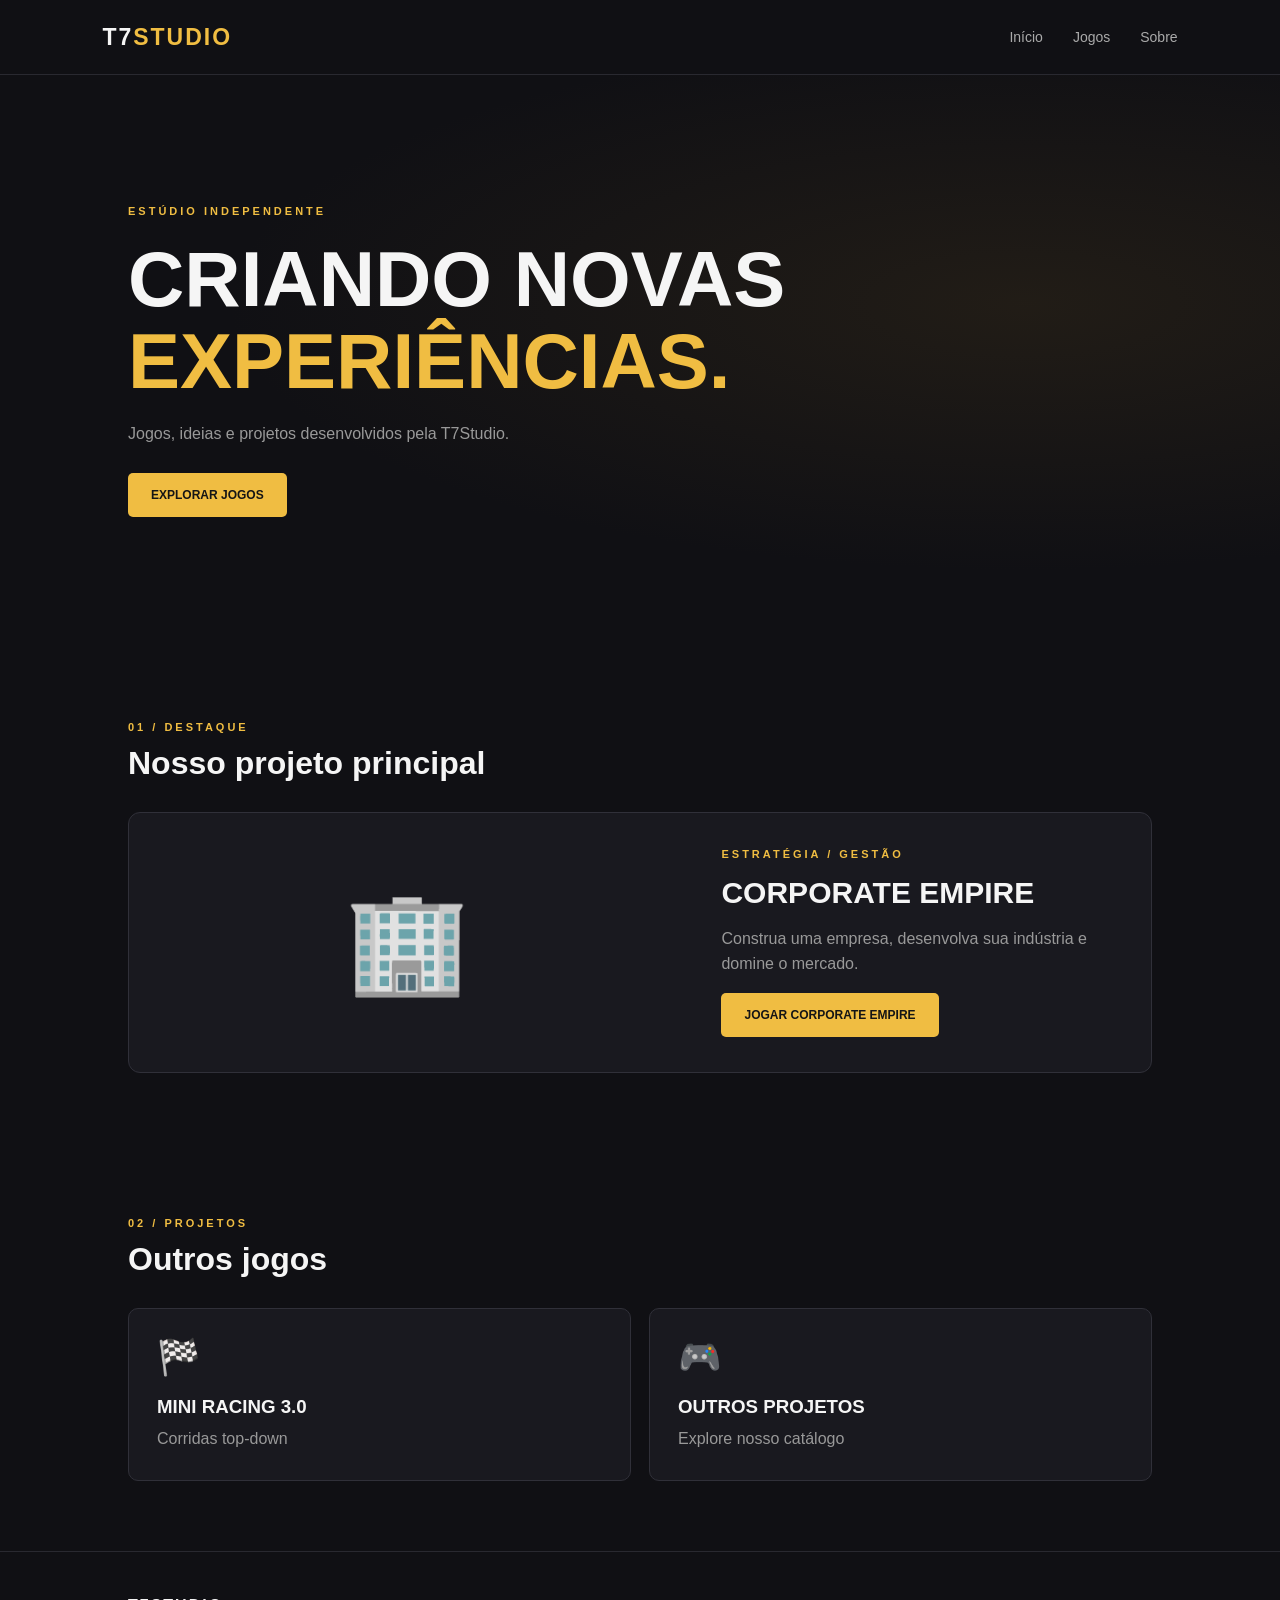
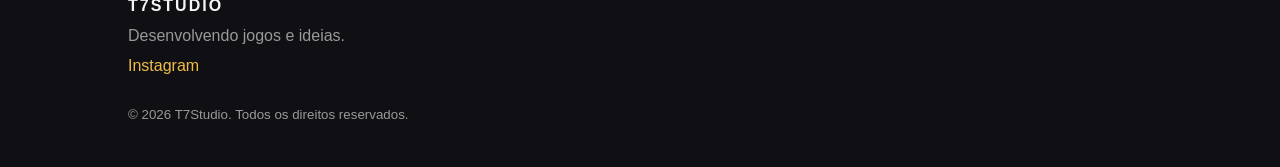
<file: index.html>
<!DOCTYPE html>
<html lang="pt-BR">
<head>
  <meta charset="UTF-8">
  <meta name="viewport" content="width=device-width, initial-scale=1.0">
  <meta name="theme-color" content="#101014">
  <link rel="stylesheet" href="./css/style.css">
  <title>T7Studio | Games</title>
</head>
<body>

  <header class="navbar">
    <a href="index.html" class="logo">T7<span>STUDIO</span></a>

    <nav>
      <a href="index.html">Início</a>
      <a href="pages/jogos.html">Jogos</a>
      <a href="pages/sobre.html">Sobre</a>
    </nav>
  </header>

  <main>
    <section class="hero">
      <span class="tag">ESTÚDIO INDEPENDENTE</span>

      <h1>
        CRIANDO NOVAS<br>
        <span>EXPERIÊNCIAS.</span>
      </h1>

      <p>Jogos, ideias e projetos desenvolvidos pela T7Studio.</p>

      <a href="pages/jogos.html" class="button">
        EXPLORAR JOGOS
      </a>
    </section>

    <section class="featured">
      <div class="section-heading">
        <span>01 / DESTAQUE</span>
        <h2>Nosso projeto principal</h2>
      </div>

      <article class="game-card">
        <div class="game-art">
          <span>🏢</span>
        </div>

        <div class="game-info">
          <span class="tag">ESTRATÉGIA / GESTÃO</span>
          <h2>CORPORATE EMPIRE</h2>
          <p>Construa uma empresa, desenvolva sua indústria e domine o mercado.</p>

          <a href="games/corporate-empire/index.html" class="button">
              JOGAR CORPORATE EMPIRE
            </a>
        </div>
      </article>
    </section>

    <section class="other-games">
      <div class="section-heading">
        <span>02 / PROJETOS</span>
        <h2>Outros jogos</h2>
      </div>

      <div class="game-grid">
        <a href="pages/mini-racing.html" class="small-card">
          <span>🏁</span>
          <h3>MINI RACING 3.0</h3>
          <p>Corridas top-down</p>
        </a>

        <a href="pages/jogos.html" class="small-card">
          <span>🎮</span>
          <h3>OUTROS PROJETOS</h3>
          <p>Explore nosso catálogo</p>
        </a>
      </div>
    </section>
  </main>

  <footer>
    <strong>T7STUDIO</strong>
    <p>Desenvolvendo jogos e ideias.</p>

    <a href="https://www.instagram.com/t7studio.ofc/" target="_blank" rel="noopener noreferrer">
      Instagram
    </a>

    <small>© 2026 T7Studio. Todos os direitos reservados.</small>
  </footer>

  <script type="module" src="./js/main.js"></script>
</body>
</html>
</file>
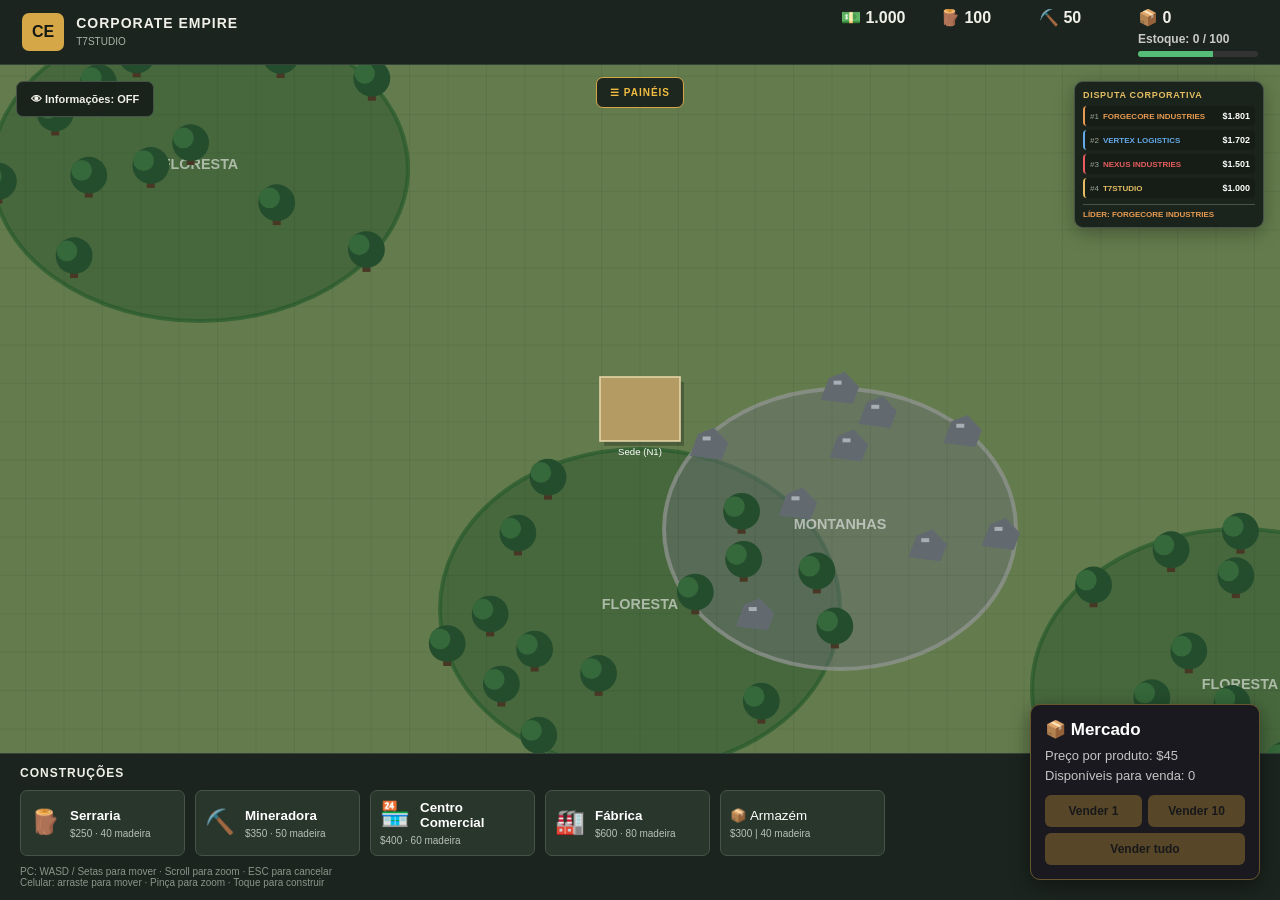
<file: games/corporate-empire/index.html>
<!DOCTYPE html>
<html lang="pt-BR">
<head>
  <meta charset="UTF-8">
  <meta name="viewport" content="width=device-width, initial-scale=1.0">
  <title>CORPORATE EMPIRE | T7Studio</title>
  <link rel="stylesheet" href="style.css">
</head>

<body>
  <header class="topbar">
    <div class="brand">
      <span class="brand-icon">CE</span>

      <div>
        <strong>CORPORATE EMPIRE</strong>
        <small>T7STUDIO</small>
      </div>
    </div>

    <div class="resources">
      <div>💵 <span id="money">1.000</span></div>
      <div>🪵 <span id="wood">100</span></div>
      <div>⛏️ <span id="ore">50</span></div>
      <div>📦 <span id="products">0</span></div>
    </div>
  </header>

  <main>
    <canvas id="gameCanvas"></canvas>

    <button id="togglePanels" class="panels-toggle">
      ☰ PAINÉIS
    </button>

    <button id="territoryToggle" class="territory-toggle">
      👁 Informações: OFF
    </button>

    <section class="competitor-panel">
      <div class="competitor-heading">
        <strong>DISPUTA CORPORATIVA</strong>
        <span>● AO VIVO</span>
      </div>

      <div class="company-card player-card">
        <div class="company-name">T7STUDIO</div>
        <div class="company-capital" id="playerCapital">$1.000</div>

        <div class="company-details">
          <span>📦 <span id="playerProducts">0</span> produtos</span>
          <span>🏭 <span id="playerFactories">0</span> fábricas</span>
        </div>

        <div class="production">
          Capacidade: <strong id="playerProduction">0/min</strong>
        </div>
      </div>

      <div class="company-card rival-card">
        <div class="company-name">NEXUS INDUSTRIES</div>
        <div class="company-capital" id="rivalCapital">$1.500</div>

        <div class="company-details">
          <span>📦 <span id="rivalProducts">0</span> produtos</span>
          <span>🏭 <span id="rivalFactories">0</span> fábricas</span>
        </div>

        <div class="production">
          Capacidade: <strong id="rivalProduction">0/min</strong>
        </div>
      </div>

      <div class="competition-footer">
        <span>LIDERANÇA POR CAPITAL</span>
        <strong id="economicLeader">NEXUS INDUSTRIES</strong>
      </div>
    </section>

    <section class="build-panel">
      <div class="panel-heading">
        <strong>CONSTRUÇÕES</strong>

        <div class="panel-actions">
          <span id="gameMessage">Escolha uma construção</span>

          <button id="cancelBuild" hidden>
            ✕ Cancelar
          </button>
        </div>
      </div>

      <div class="build-buttons">
        <button data-building="sawmill">
          <span>🪵</span>
          <strong>Serraria</strong>
          <small>$250 · 40 madeira</small>
        </button>

        <button data-building="mine">
          <span>⛏️</span>
          <strong>Mineradora</strong>
          <small>$350 · 50 madeira</small>
        </button>

        <button data-building="commercialCenter">
          <span>🏪</span>
          <strong>Centro Comercial</strong>
          <small>$400 · 60 madeira</small>
        </button>

        <button data-building="factory">
          <span>🏭</span>
          <strong>Fábrica</strong>
          <small>$600 · 80 madeira</small>
        </button>

        <button data-building="warehouse">
              📦 Armazém
            <small>$300 | 40 madeira</small>
        </button>
      </div>

      <div class="controls">
        PC: WASD / Setas para mover · Scroll para zoom · ESC para cancelar
        <br>
        Celular: arraste para mover · Pinça para zoom · Toque para construir
      </div>
    </section>
  </main>

  <script type="module" src="js/main.js"></script>
</body>
</html>
</file>
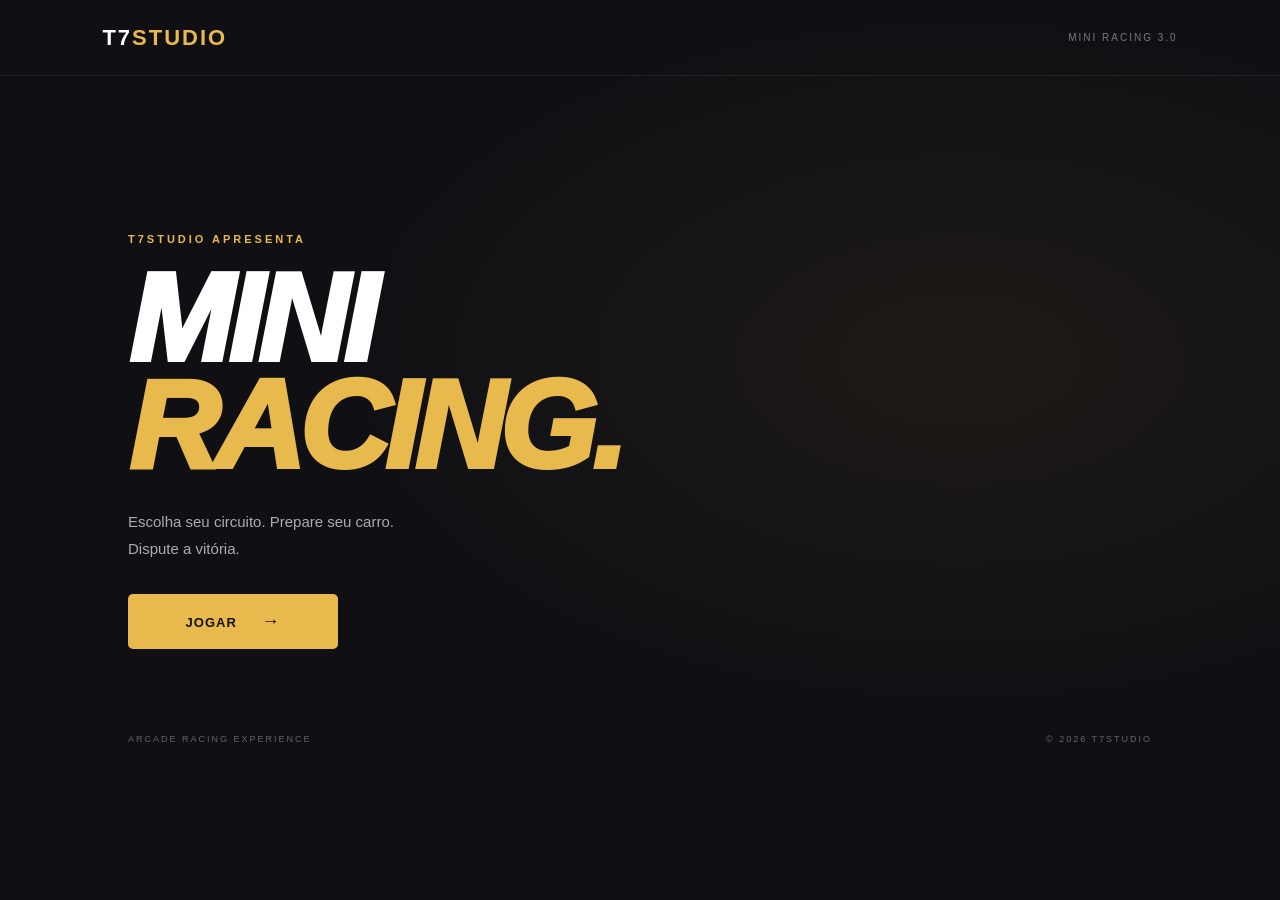
<file: games/mini-racing/index.html>
<!DOCTYPE html>
<html lang="pt-BR">
<head>
  <meta charset="UTF-8">
  <meta name="viewport" content="width=device-width, initial-scale=1.0">
  <meta name="theme-color" content="#101014">
  <title>Mini Racing 3.0 | T7Studio</title>
  <link rel="stylesheet" href="css/style.css">
</head>
<body>
  <canvas id="gameCanvas"></canvas>

  <!-- MENU PRINCIPAL -->
  <div id="menuScreen" class="menu-screen">
    <header class="menu-header">
      <a class="brand" href="#">
        T7<span>STUDIO</span>
      </a>
      <span class="menu-version">MINI RACING 3.0</span>
    </header>

    <main class="menu-content">
      <section id="homePanel" class="menu-panel">
        <div class="eyebrow">T7STUDIO APRESENTA</div>

        <h1 class="main-title">
          MINI<br>
          <span>RACING.</span>
        </h1>

        <p class="menu-description">
          Escolha seu circuito. Prepare seu carro.<br>
          Dispute a vitória.
        </p>

        <button id="playButton" class="gold-button">
          JOGAR <span>→</span>
        </button>

        <div class="menu-footer">
          <span>ARCADE RACING EXPERIENCE</span>
          <span>© 2026 T7STUDIO</span>
        </div>
      </section>

      <!-- SELEÇÃO DE CIRCUITOS -->
      <section id="tracksPanel" class="menu-panel tracks-panel hidden">
        <button id="backButton" class="back-button">
          ← VOLTAR
        </button>

        <div class="eyebrow">ESCOLHA SEU DESAFIO</div>
        <h2 class="section-title">CIRCUITOS<span>.</span></h2>

        
<div class="track-grid">

  
<!-- OVAL -->
<button class="track-card selected" data-track="oval" type="button">
  <div class="track-preview"></div>

  <div class="track-card-info">
    <div>
      <h3>OVAL CIRCUIT</h3>
      <p>Velocidade e consistência</p>
    </div>
    <span class="track-check">✓</span>
  </div>
</button>

<!-- TECHNICAL -->
<button class="track-card" data-track="technical" type="button">
  <div class="track-preview"></div>

  <div class="track-card-info">
    <div>
      <h3>TECHNICAL CIRCUIT</h3>
      <p>Curvas e precisão</p>
    </div>
    <span>DISPONÍVEL</span>
  </div>
</button>

<!-- GRAND PRIX -->
<button class="track-card" data-track="grand-prix" type="button">
  <div class="track-preview"></div>

  <div class="track-card-info">
    <div>
      <h3>GRAND PRIX CIRCUIT</h3>
      <p>Velocidade e técnica</p>
    </div>
    <span>DISPONÍVEL</span>
  </div>
</button>
</div>



<div class="race-settings">
  <div>
    <span class="eyebrow">DURAÇÃO DA CORRIDA</span>
    <h3>QUANTIDADE DE VOLTAS</h3>
  </div>

  <div class="lap-options">
    <button class="lap-option selected" data-laps="3">
      3 VOLTAS
    </button>

    <button class="lap-option" data-laps="5">
      5 VOLTAS
    </button>

    <button class="lap-option" data-laps="10">
      10 VOLTAS
    </button>
  </div>
</div>


        <div class="selected-track-info">
          <div>
            <span class="eyebrow">CIRCUITO SELECIONADO</span>
            <h3 id="selectedTrackName">OVAL CIRCUIT</h3>
            <p>3 voltas · 6 pilotos · Corrida livre</p>
          </div>

          <button id="startRaceButton" class="gold-button">
            INICIAR CORRIDA <span>→</span>
          </button>
        </div>
      </section>
    </main>
  </div>

  <!-- HUD -->
  <header class="hud">
    <div class="hud-card">
      <span class="hud-label">VOLTA</span>
      <strong id="lap">1 / 3</strong>
    </div>
    <div class="hud-card">
      <span class="hud-label">POSIÇÃO</span>
      <strong id="position">1 / 6</strong>
    </div>
    <div class="hud-card">
      <span class="hud-label">TEMPO</span>
      <strong id="timer">00:00.000</strong>
    </div>
    <div class="hud-card">
      <span class="hud-label">VELOCIDADE</span>
      <strong id="speed">0 km/h</strong>
    </div>
  </header>

 
  <!-- RESULTADO -->
  <div id="result" class="result hidden">
    <div class="result-panel">
      <div class="eyebrow">T7STUDIO · MINI RACING</div>

      <h1 id="resultTitle">CORRIDA FINALIZADA</h1>

      <div id="resultText" class="result-stats"></div>

      <div class="standings">
        <div class="standings-header">
          <span>POS.</span>
          <span>PILOTO</span>
          <span>STATUS</span>
        </div>

        <div id="resultStandings"></div>
      </div>

      <button id="restartButton">VOLTAR AO MENU</button>
    </div>
  </div>


  <!-- CONTROLES MOBILE -->
  <div class="mobile-controls">
    <div class="steering">
      <button data-control="left">◀</button>
      <button data-control="right">▶</button>
    </div>
    <div class="pedals">
      <button data-control="brake" class="brake">FREIO</button>
      <button data-control="accelerate" class="accelerate">ACELERAR</button>
    </div>
  </div>

  <script type="module" src="js/main.js"></script>
</body>
</html>
</file>
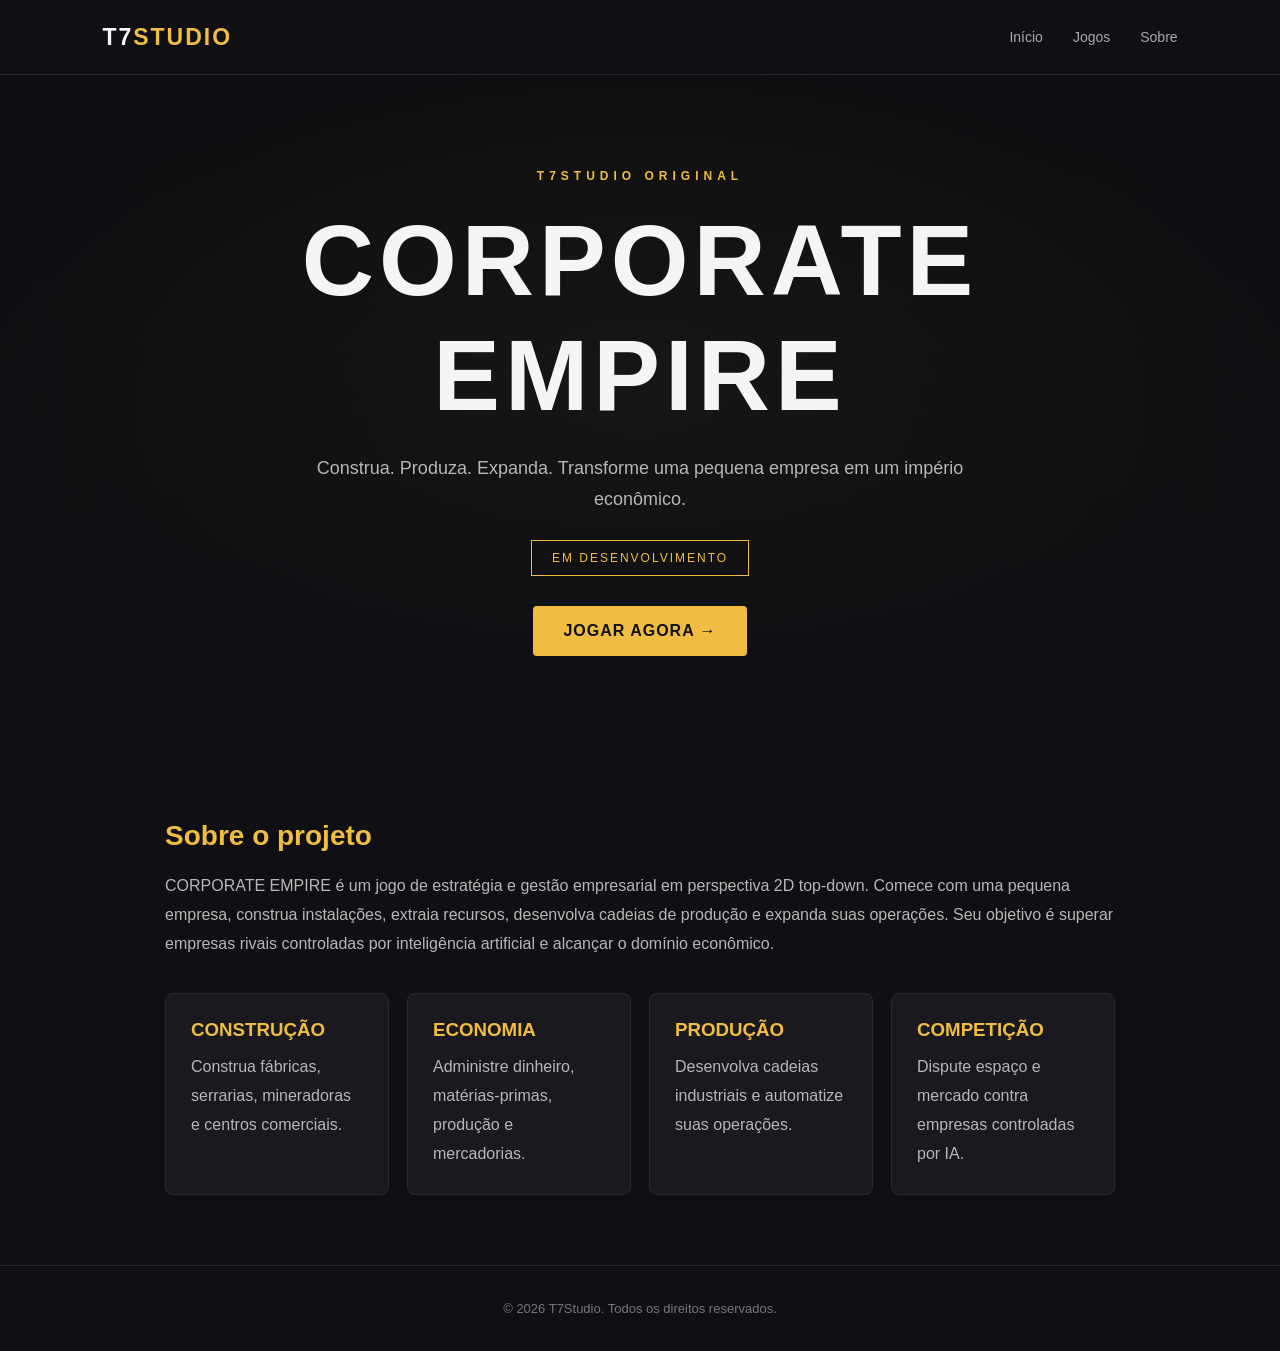
<file: pages/afterfall.html>
<!DOCTYPE html>
<html lang="pt-BR">
<head>
  <meta charset="UTF-8">
  <meta name="viewport" content="width=device-width, initial-scale=1.0">
  <meta name="theme-color" content="#101014">

  <title>CORPORATE EMPIRE | T7Studio</title>

  <link rel="stylesheet" href="../css/style.css">

  <style>
    .empire-page {
      min-height: 100vh;
      background: #101014;
      color: #f5f5f5;
    }

    .empire-hero {
      min-height: 75vh;
      display: flex;
      flex-direction: column;
      justify-content: center;
      align-items: center;
      text-align: center;
      padding: 80px 20px;
      background:
        linear-gradient(rgba(10,10,13,.55), #101014),
        radial-gradient(ellipse at center, #35301f 0%, #101014 75%);
    }

    .empire-tag {
      color: #f0bd42;
      letter-spacing: 5px;
      font-size: 12px;
      font-weight: bold;
    }

    .empire-hero h1 {
      font-size: clamp(42px, 9vw, 100px);
      letter-spacing: 5px;
      margin: 20px 0;
    }

    .empire-hero p {
      max-width: 650px;
      color: #b7b7b7;
      font-size: 18px;
      line-height: 1.7;
    }

    .empire-status {
      margin-top: 25px;
      padding: 10px 20px;
      border: 1px solid #f0bd42;
      color: #f0bd42;
      font-size: 12px;
      letter-spacing: 2px;
    }

    .empire-actions {
      display: flex;
      justify-content: center;
      flex-wrap: wrap;
      gap: 15px;
      margin-top: 30px;
    }

    .empire-play {
      background: #f0bd42;
      color: #101014;
      padding: 16px 30px;
      text-decoration: none;
      font-weight: bold;
      letter-spacing: 1px;
      border-radius: 4px;
      transition: .2s;
    }

    .empire-play:hover {
      background: #ffd66b;
      transform: translateY(-3px);
    }

    .empire-content {
      max-width: 1000px;
      margin: auto;
      padding: 70px 25px;
    }

    .empire-content h2 {
      color: #f0bd42;
      font-size: 28px;
      margin-bottom: 20px;
    }

    .empire-content p {
      color: #b7b7b7;
      line-height: 1.8;
      font-size: 16px;
    }

    .empire-features {
      display: grid;
      grid-template-columns: repeat(auto-fit, minmax(220px, 1fr));
      gap: 18px;
      margin-top: 35px;
    }

    .empire-feature {
      background: #19191f;
      border: 1px solid #292930;
      padding: 25px;
      border-radius: 8px;
    }

    .empire-feature h3 {
      color: #f0bd42;
      margin-bottom: 12px;
    }

    .empire-footer {
      text-align: center;
      padding: 35px 20px;
      border-top: 1px solid #292930;
      color: #777;
      font-size: 13px;
    }
  </style>
</head>

<body class="empire-page">

  <header class="navbar">
    <a href="../index.html" class="logo">T7<span>STUDIO</span></a>

    <nav>
      <a href="../index.html">Início</a>
      <a href="jogos.html">Jogos</a>
      <a href="sobre.html">Sobre</a>
    </nav>
  </header>

  <main>

    <section class="empire-hero">
      <span class="empire-tag">T7STUDIO ORIGINAL</span>

      <h1>CORPORATE<br>EMPIRE</h1>

      <p>
        Construa. Produza. Expanda.
        Transforme uma pequena empresa em um império econômico.
      </p>

      <div class="empire-status">
        EM DESENVOLVIMENTO
      </div>

      <div class="empire-actions">
        <a
          href="../games/corporate-empire/index.html"
          class="empire-play"
        >
          JOGAR AGORA →
        </a>
      </div>
    </section>

    <section class="empire-content">

      <h2>Sobre o projeto</h2>

      <p>
        CORPORATE EMPIRE é um jogo de estratégia e gestão empresarial
        em perspectiva 2D top-down.

        Comece com uma pequena empresa, construa instalações,
        extraia recursos, desenvolva cadeias de produção e expanda
        suas operações.

        Seu objetivo é superar empresas rivais controladas por
        inteligência artificial e alcançar o domínio econômico.
      </p>

      <div class="empire-features">

        <article class="empire-feature">
          <h3>CONSTRUÇÃO</h3>
          <p>
            Construa fábricas, serrarias, mineradoras e centros comerciais.
          </p>
        </article>

        <article class="empire-feature">
          <h3>ECONOMIA</h3>
          <p>
            Administre dinheiro, matérias-primas, produção e mercadorias.
          </p>
        </article>

        <article class="empire-feature">
          <h3>PRODUÇÃO</h3>
          <p>
            Desenvolva cadeias industriais e automatize suas operações.
          </p>
        </article>

        <article class="empire-feature">
          <h3>COMPETIÇÃO</h3>
          <p>
            Dispute espaço e mercado contra empresas controladas por IA.
          </p>
        </article>

      </div>

    </section>

  </main>

  <footer class="empire-footer">
    © 2026 T7Studio. Todos os direitos reservados.
  </footer>

</body>
</html>
</file>
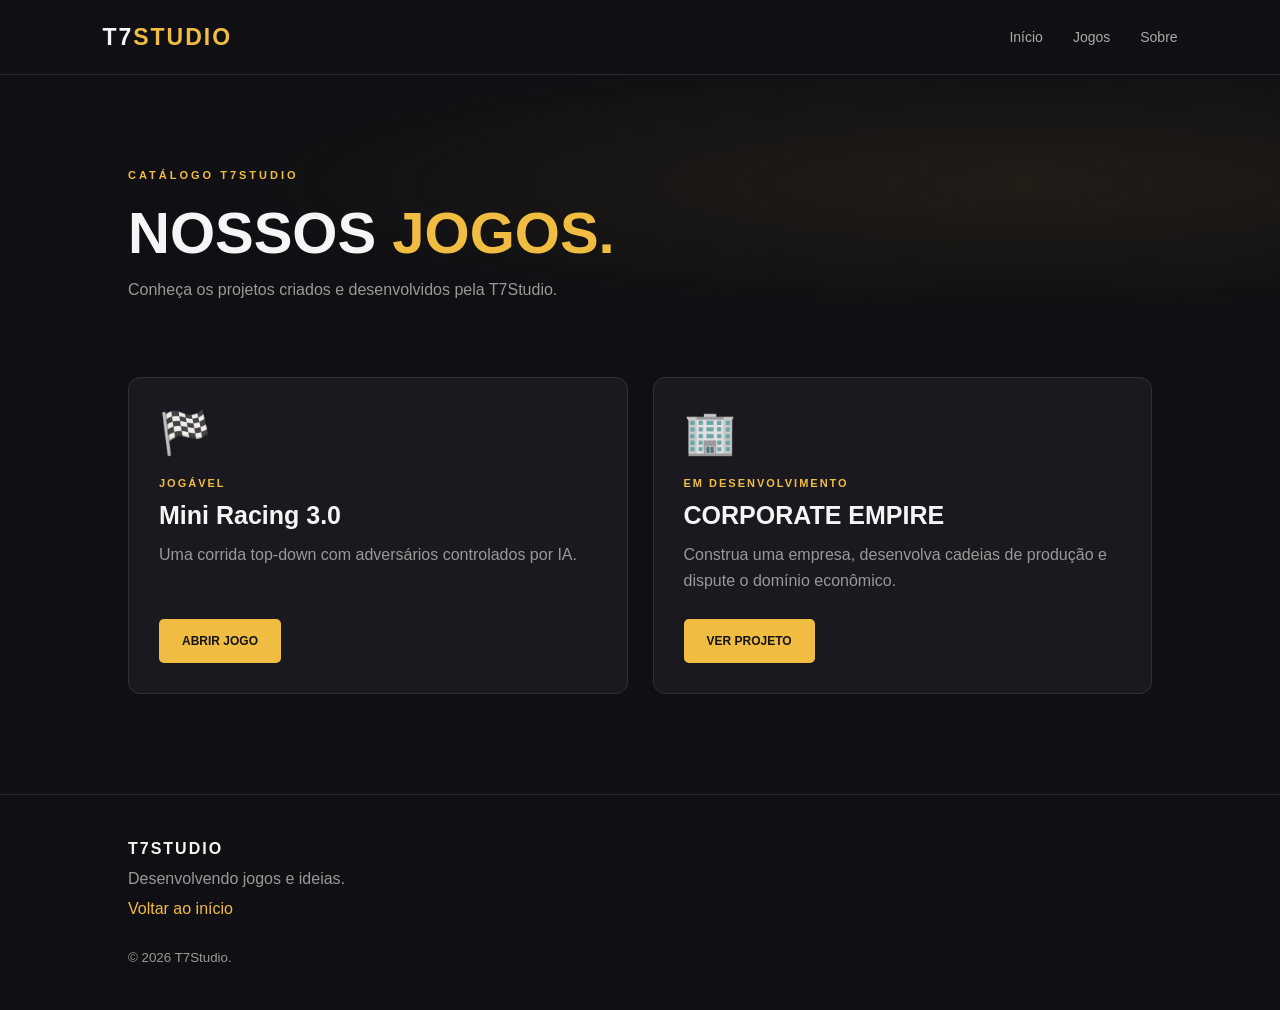
<file: pages/jogos.html>
<!DOCTYPE html>
<html lang="pt-BR">
<head>
  <meta charset="UTF-8">
  <meta name="viewport" content="width=device-width, initial-scale=1.0">
  <title>Jogos | T7Studio</title>
  <link rel="stylesheet" href="../css/style.css">
</head>
<body>

  <header class="navbar">
    <a href="../index.html" class="logo">T7<span>STUDIO</span></a>

    <nav>
      <a href="../index.html">Início</a>
      <a href="jogos.html">Jogos</a>
      <a href="sobre.html">Sobre</a>
    </nav>
  </header>

  <section class="page-hero">
    <span class="tag">CATÁLOGO T7STUDIO</span>
    <h1>NOSSOS <span style="color:#f0bd42">JOGOS.</span></h1>
    <p>Conheça os projetos criados e desenvolvidos pela T7Studio.</p>
  </section>

  <main class="content-section">
    <div class="catalog-grid">

      <a href="mini-racing.html" class="catalog-card">
        <div class="catalog-icon">🏁</div>
        <span class="status">JOGÁVEL</span>
        <h2>Mini Racing 3.0</h2>
        <p>Uma corrida top-down com adversários controlados por IA.</p>
        <span class="button">ABRIR JOGO</span>
      </a>

      <a href="afterfall.html" class="catalog-card">
        <div class="catalog-icon">🏢</div>
        <span class="status">EM DESENVOLVIMENTO</span>
        <h2>CORPORATE EMPIRE</h2>
        <p>Construa uma empresa, desenvolva cadeias de produção e dispute o domínio econômico.</p>
        <span class="button">VER PROJETO</span>
      </a>

    </div>
  </main>

  <footer>
    <strong>T7STUDIO</strong>
    <p>Desenvolvendo jogos e ideias.</p>
    <a href="../index.html">Voltar ao início</a>
    <small>© 2026 T7Studio.</small>
  </footer>

</body>
</html>
</file>
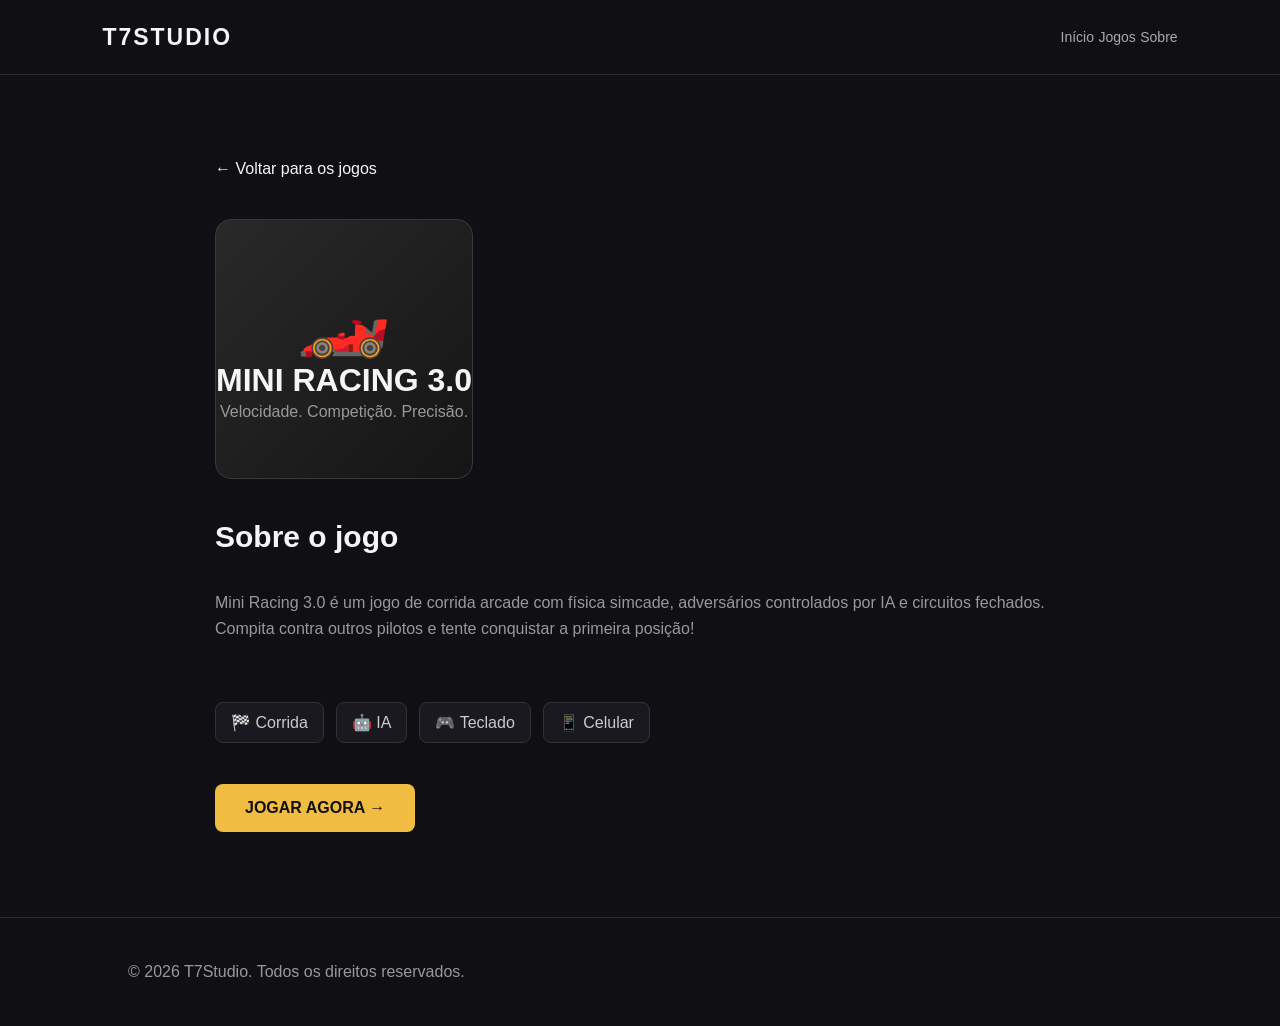
<file: pages/mini-racing.html>
<!DOCTYPE html>
<html lang="pt-BR">
<head>
    <meta charset="UTF-8">
    <meta name="viewport" content="width=device-width, initial-scale=1.0">
    <title>Mini Racing 3.0 | T7Studio</title>
    <link rel="stylesheet" href="../css/style.css">
    
    <style>
        .game-info {
            max-width: 900px;
            margin: 60px auto;
            padding: 25px;
        }

        .game-cover {
            background: linear-gradient(135deg, #292929, #151515);
            border: 1px solid #393939;
            border-radius: 16px;
            min-height: 260px;
            display: flex;
            flex-direction: column;
            align-items: center;
            justify-content: center;
            margin: 25px 0;
            text-align: center;
        }

        .game-cover .car {
            font-size: 75px;
        }

        .game-description {
            color: #aaa;
            line-height: 1.7;
            margin: 20px 0;
        }

        .play-button {
            display: inline-block;
            background: #f0bd42;
            color: #111;
            padding: 15px 30px;
            border-radius: 8px;
            text-decoration: none;
            font-weight: bold;
            transition: .2s;
        }

        .play-button:hover {
            background: #ffcf62;
            transform: translateY(-2px);
        }

        .game-details {
            display: flex;
            gap: 12px;
            flex-wrap: wrap;
            margin: 25px 0;
        }

        .detail {
            background: #19191f;
            border: 1px solid #333;
            padding: 10px 15px;
            border-radius: 8px;
            color: #ccc;
        }
    </style>
</head>

<body>

    <nav class="navbar">
        <div class="logo">T7STUDIO</div>

        <div class="nav-links">
            <a href="../index.html">Início</a>
            <a href="jogos.html">Jogos</a>
            <a href="sobre.html">Sobre</a>
        </div>
    </nav>

    <main class="game-info">

        <a href="jogos.html" class="back-link">
            ← Voltar para os jogos
        </a>

        <div class="game-cover">
            <div class="car">🏎️</div>
            <h1>MINI RACING 3.0</h1>
            <p>Velocidade. Competição. Precisão.</p>
        </div>

        <h2>Sobre o jogo</h2>

        <p class="game-description">
            Mini Racing 3.0 é um jogo de corrida arcade com
            física simcade, adversários controlados por IA
            e circuitos fechados.
            
            Compita contra outros pilotos e tente conquistar
            a primeira posição!
        </p>

        <div class="game-details">
            <div class="detail">🏁 Corrida</div>
            <div class="detail">🤖 IA</div>
            <div class="detail">🎮 Teclado</div>
            <div class="detail">📱 Celular</div>
        </div>

        <a
            href="../games/mini-racing/index.html"
            target="_blank"
            rel="noopener"
            class="play-button"
        >
            JOGAR AGORA →
        </a>

    </main>

    <footer class="footer">
        <p>© 2026 T7Studio. Todos os direitos reservados.</p>
    </footer>

</body>
</html>
</file>
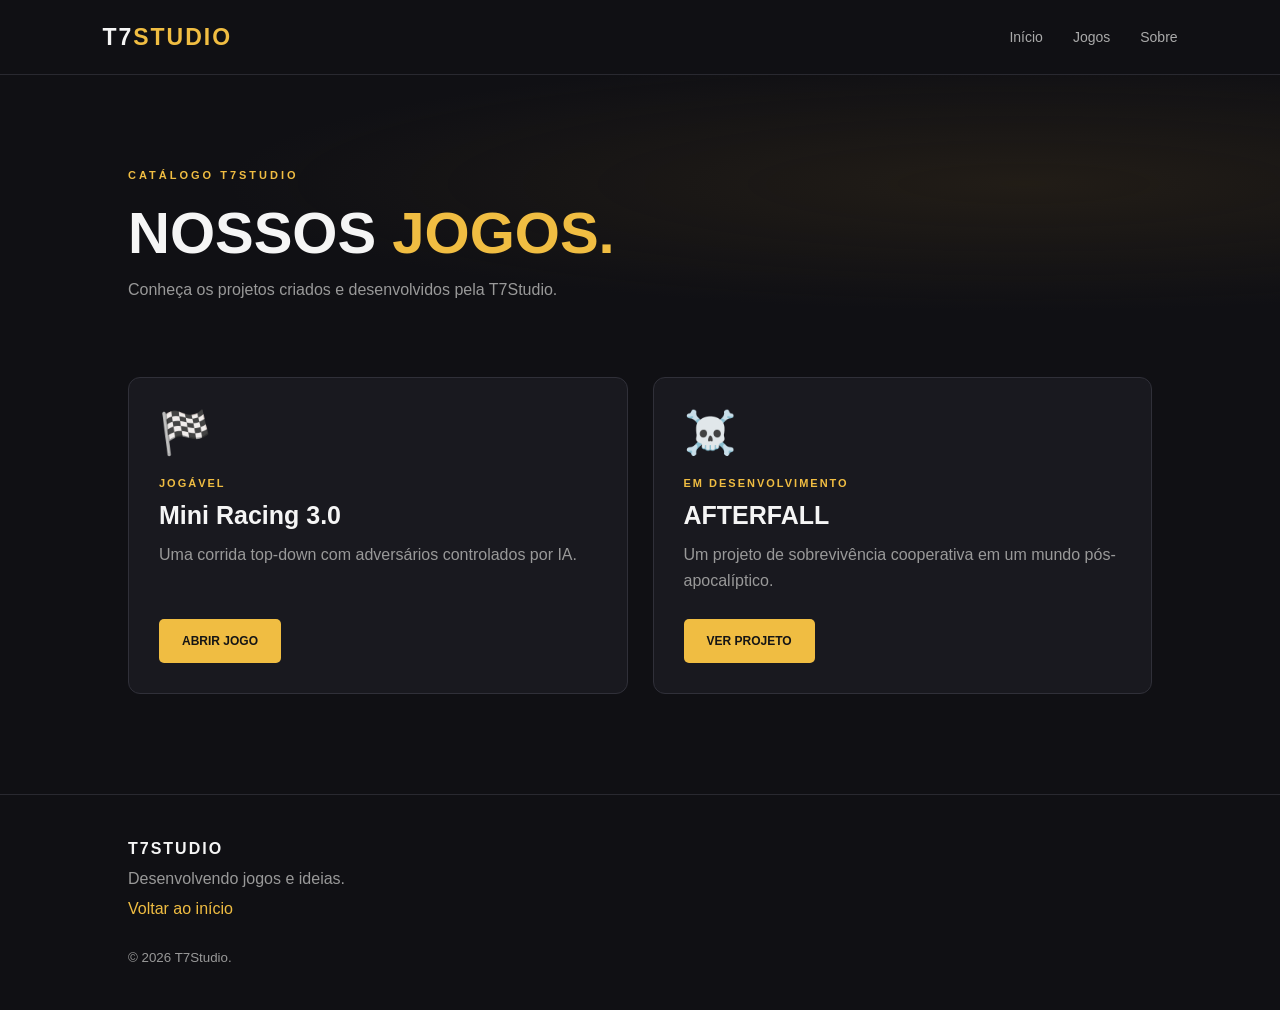
<file: pages/sobre.html>
<!DOCTYPE html>
<html lang="pt-BR">
<head>
  <meta charset="UTF-8">
  <meta name="viewport" content="width=device-width, initial-scale=1.0">
  <title>Jogos | T7Studio</title>
  <link rel="stylesheet" href="../css/style.css">
</head>
<body>
  <header class="navbar">
    <a href="../index.html" class="logo">T7<span>STUDIO</span></a>
    <nav>
      <a href="../index.html">Início</a>
      <a href="jogos.html">Jogos</a>
      <a href="sobre.html">Sobre</a>
    </nav>
  </header>

  <section class="page-hero">
    <span class="tag">CATÁLOGO T7STUDIO</span>
    <h1>NOSSOS <span style="color:#f0bd42">JOGOS.</span></h1>
    <p>Conheça os projetos criados e desenvolvidos pela T7Studio.</p>
  </section>

  <main class="content-section">
    <div class="catalog-grid">
      <a href="mini-racing.html" class="catalog-card">
        <div class="catalog-icon">🏁</div>
        <span class="status">JOGÁVEL</span>
        <h2>Mini Racing 3.0</h2>
        <p>Uma corrida top-down com adversários controlados por IA.</p>
        <span class="button">ABRIR JOGO</span>
      </a>

      <a href="afterfall.html" class="catalog-card">
        <div class="catalog-icon">☠️</div>
        <span class="status">EM DESENVOLVIMENTO</span>
        <h2>AFTERFALL</h2>
        <p>Um projeto de sobrevivência cooperativa em um mundo pós-apocalíptico.</p>
        <span class="button">VER PROJETO</span>
      </a>
    </div>
  </main>

  <footer>
    <strong>T7STUDIO</strong>
    <p>Desenvolvendo jogos e ideias.</p>
    <a href="../index.html">Voltar ao início</a>
    <small>© 2026 T7Studio.</small>
  </footer>
</body>
</html>
</file>
<file: css/style.css>
/* =========================
   T7STUDIO - DARK GOLD
========================= */

:root {
  --bg: #101014;
  --surface: #19191f;
  --surface-hover: #222229;
  --border: #303039;
  --gold: #f0bd42;
  --white: #f5f5f5;
  --muted: #999999;
}

* {
  margin: 0;
  padding: 0;
  box-sizing: border-box;
}

html {
  scroll-behavior: smooth;
}

body {
  background: var(--bg);
  color: var(--white);
  font-family: Arial, sans-serif;
  min-height: 100vh;
}

a {
  color: inherit;
  text-decoration: none;
}

/* NAVBAR */

.navbar {
  height: 75px;
  padding: 0 8%;
  display: flex;
  justify-content: space-between;
  align-items: center;
  border-bottom: 1px solid #292930;
  background: var(--bg);
}

.logo {
  font-size: 23px;
  font-weight: 900;
  letter-spacing: 2px;
}

.logo span {
  color: var(--gold);
}

nav {
  display: flex;
  gap: 30px;
}

nav a {
  color: #aaa;
  font-size: 14px;
  transition: .2s;
}

nav a:hover {
  color: var(--gold);
}

/* BOTÕES */

.button {
  display: inline-block;
  padding: 15px 23px;
  background: var(--gold);
  color: #151515;
  border-radius: 5px;
  font-weight: 900;
  font-size: 12px;
  transition: .2s;
  border: none;
}

.button:hover {
  background: #fff;
  transform: translateY(-3px);
}

/* HOME */

.hero {
  min-height: 570px;
  padding: 130px 10%;
  display: flex;
  flex-direction: column;
  align-items: flex-start;
  justify-content: center;
  background:
    radial-gradient(ellipse at 80% 40%, #44351b55, transparent 55%),
    var(--bg);
}

.tag,
.section-heading span {
  color: var(--gold);
  font-size: 11px;
  font-weight: bold;
  letter-spacing: 3px;
}

.hero h1 {
  margin: 22px 0;
  font-size: clamp(42px, 7vw, 78px);
  line-height: 1.05;
  font-weight: 900;
}

.hero h1 span {
  color: var(--gold);
}

.hero p {
  color: var(--muted);
  margin-bottom: 30px;
}

.featured,
.other-games {
  padding: 70px 10%;
}

.section-heading {
  margin-bottom: 30px;
}

.section-heading h2 {
  font-size: 32px;
  margin-top: 10px;
}

.game-card {
  display: grid;
  grid-template-columns: 1.2fr 1fr;
  background: var(--surface);
  border: 1px solid var(--border);
  border-radius: 12px;
  overflow: hidden;
}

.game-art {
  font-size: 100px;
  min-height: 250px;
  display: flex;
  align-items: center;
  justify-content: center;
}

.racing-art {
  background:
    radial-gradient(circle, #665022, transparent 65%),
    #25252d;
}

.racing-art span {
  font-size: 90px;
}

.game-info {
  padding: 35px;
  display: flex;
  flex-direction: column;
  align-items: flex-start;
  justify-content: center;
  gap: 16px;
}

.game-info h2 {
  font-size: 30px;
}

.game-info p,
.small-card p {
  color: var(--muted);
  line-height: 1.6;
}

.game-grid {
  display: grid;
  grid-template-columns: repeat(2, 1fr);
  gap: 18px;
}

.small-card {
  background: var(--surface);
  border: 1px solid var(--border);
  border-radius: 10px;
  padding: 28px;
  transition: .2s;
}

.small-card:hover {
  border-color: var(--gold);
  transform: translateY(-4px);
}

.small-card span {
  font-size: 35px;
}

.small-card h3 {
  margin: 18px 0 8px;
}

/* CATÁLOGO DE JOGOS */

.page-hero {
  padding: 90px 10% 45px;
  background:
    radial-gradient(ellipse at 80% 40%, #44351b55, transparent 55%),
    var(--bg);
}

.page-hero h1 {
  margin: 18px 0 12px;
  font-size: clamp(38px, 5vw, 58px);
  line-height: 1.1;
  font-weight: 900;
}

.page-hero p {
  color: var(--muted);
  font-size: 16px;
  line-height: 1.6;
}

.content-section {
  padding: 30px 10% 100px;
}

.catalog-grid {
  max-width: 1100px;
  margin: 0 auto;
  display: grid;
  grid-template-columns: repeat(2, minmax(0, 1fr));
  gap: 25px;
}

.catalog-card {
  min-height: 300px;
  padding: 30px;
  display: flex;
  flex-direction: column;
  align-items: flex-start;
  background: var(--surface);
  border: 1px solid var(--border);
  border-radius: 12px;
  transition: .25s ease;
}

.catalog-card:hover {
  transform: translateY(-5px);
  border-color: var(--gold);
  background: var(--surface-hover);
}

.catalog-icon {
  font-size: 42px;
  margin-bottom: 20px;
}

.catalog-card .status {
  color: var(--gold);
  font-size: 11px;
  font-weight: bold;
  letter-spacing: 2px;
  margin-bottom: 12px;
}

.catalog-card h2 {
  font-size: 25px;
  margin-bottom: 12px;
}

.catalog-card p {
  color: var(--muted);
  line-height: 1.6;
  margin-bottom: 25px;
}

.catalog-card .button {
  margin-top: auto;
}

/* FOOTER */

footer {
  padding: 45px 10%;
  border-top: 1px solid #292930;
  display: flex;
  flex-direction: column;
  gap: 12px;
  color: var(--muted);
  background: var(--bg);
}

footer strong {
  color: var(--white);
  letter-spacing: 2px;
}

footer a {
  color: var(--gold);
}

footer small {
  margin-top: 20px;
}

/* RESPONSIVIDADE */

@media (max-width: 700px) {
  .navbar {
    padding: 0 5%;
  }

  nav {
    gap: 13px;
  }

  nav a {
    font-size: 12px;
  }

  .hero {
    min-height: 480px;
    padding: 90px 7%;
  }

  .featured,
  .other-games {
    padding: 50px 7%;
  }

  .game-card {
    grid-template-columns: 1fr;
  }

  .game-art {
    min-height: 190px;
  }

  .game-grid {
    grid-template-columns: 1fr;
  }

  .page-hero {
    padding: 70px 7% 35px;
  }

  .content-section {
    padding: 25px 7% 70px;
  }

  .catalog-grid {
    grid-template-columns: 1fr;
  }

  .catalog-card {
    min-height: 270px;
    padding: 25px;
  }
}


/* =========================
   MINI RACING - TRACK PREVIEWS
========================= */

.track-preview {
  position: relative;
  width: 100%;
  height: 190px;
  overflow: hidden;
  display: grid;
  place-items: center;
  background: #25252d;
  border-bottom: 1px solid var(--border);
}

/* OVAL */

.oval-preview {
  background:
    radial-gradient(circle, #66502255, transparent 65%),
    #25252d;
}

.oval-shape {
  width: 180px;
  height: 105px;
  border: 12px solid #aaa;
  border-radius: 50%;
  box-shadow: 0 0 0 4px #555;
}

/* TECHNICAL */

.technical-preview {
  background:
    radial-gradient(circle at center, #44351b66, transparent 65%),
    #25252d;
}

.technical-preview::before {
  content: "";
  width: 210px;
  height: 115px;
  border: 11px solid #aaa;
  border-radius: 35% 15% 40% 20%;
  transform: rotate(-18deg);
  box-shadow: 0 0 0 4px #555;
}

.technical-preview::after {
  content: "TECHNICAL";
  position: absolute;
  bottom: 12px;
  right: 14px;
  color: var(--gold);
  font-size: 10px;
  font-weight: bold;
  letter-spacing: 3px;
}

/* GRAND PRIX */

.gp-preview {
  background:
    radial-gradient(circle at center, #66502266, transparent 65%),
    #25252d;
}

.gp-preview::before {
  content: "";
  width: 220px;
  height: 115px;
  border: 11px solid #aaa;
  border-radius: 20% 45% 15% 35%;
  transform: rotate(12deg);
  box-shadow: 0 0 0 4px #555;
}

.gp-preview::after {
  content: "GRAND PRIX";
  position: absolute;
  bottom: 12px;
  right: 14px;
  color: var(--gold);
  font-size: 10px;
  font-weight: bold;
  letter-spacing: 3px;
}
</file>
<file: games/corporate-empire/style.css>
* {
  margin: 0;
  padding: 0;
  box-sizing: border-box;
}

body {
  height: 100vh;
  overflow: hidden;
  background: #111713;
  color: #f0f0e8;
  font-family: Arial, sans-serif;
}

.topbar {
  height: 65px;
  background: #1b241e;
  border-bottom: 1px solid #344237;
  display: flex;
  align-items: center;
  justify-content: space-between;
  padding: 0 22px;
}

.brand {
  display: flex;
  align-items: center;
  gap: 12px;
}

.brand-icon {
  background: #d6a747;
  color: #171a14;
  font-weight: bold;
  padding: 10px;
  border-radius: 7px;
}

.brand strong {
  display: block;
  font-size: 14px;
  letter-spacing: 1px;
}

.brand small {
  color: #a9b4a8;
  font-size: 10px;
}

.resources {
  display: flex;
  gap: 24px;
  font-weight: bold;
}

.resources div {
  min-width: 75px;
}

main {
  height: calc(100vh - 65px);
  display: flex;
  flex-direction: column;
}

#gameCanvas {
  width: 100%;
  flex: 1;
  min-height: 0;
  display: block;
  background: #526b43;
  cursor: crosshair;
}

.build-panel {
  background: #1b241e;
  border-top: 1px solid #344237;
  padding: 12px 20px;
}

.panel-heading {
  display: flex;
  justify-content: space-between;
  align-items: center;
  margin-bottom: 10px;
  font-size: 12px;
  letter-spacing: 1px;
}

#gameMessage {
  color: #d6a747;
  letter-spacing: 0;
  font-weight: normal;
}

.build-buttons {
  display: flex;
  gap: 10px;
}

.build-buttons button {
  width: 165px;
  padding: 9px;
  border: 1px solid #465448;
  border-radius: 7px;
  background: #29362c;
  color: white;
  cursor: pointer;
  text-align: left;
}

.build-buttons button:hover,
.build-buttons button.active {
  border-color: #d6a747;
  background: #394735;
}

.build-buttons button span {
  float: left;
  font-size: 24px;
  margin-right: 10px;
}

.build-buttons button strong,
.build-buttons button small {
  display: block;
}

.build-buttons button small {
  color: #b8c1b4;
  font-size: 10px;
  margin-top: 5px;
}

.controls {
  color: #89968a;
  font-size: 10px;
  margin-top: 10px;
}

@media (max-width: 600px) {
  .topbar {
    padding: 0 10px;
  }

  .resources {
    gap: 8px;
    font-size: 12px;
  }

  .resources div {
    min-width: auto;
  }

  .build-panel {
    padding: 10px;
  }

  .build-buttons button {
    flex: 1;
    width: auto;
  }
}

/* =========================
   PAINEL DE CONCORRÊNCIA
========================= */

main {
  position: relative;
}

.competitor-panel {
  position: absolute;
  top: 16px;
  right: 16px;
  width: 270px;
  padding: 12px;
  background: rgba(24, 32, 26, 0.95);
  border: 1px solid #465448;
  border-radius: 9px;
  z-index: 5;
  box-shadow: 0 5px 20px rgba(0, 0, 0, 0.3);
}

.competitor-heading {
  display: flex;
  justify-content: space-between;
  align-items: center;
  font-size: 11px;
  margin-bottom: 10px;
  letter-spacing: 0.7px;
}

.competitor-heading span {
  color: #66d68b;
  font-size: 9px;
}

.company-card {
  padding: 10px;
  border-radius: 6px;
  margin-bottom: 8px;
  background: #26332a;
  border-left: 3px solid;
}

.player-card {
  border-left-color: #d6a747;
}

.rival-card {
  border-left-color: #e85d5d;
}

.company-name {
  font-size: 11px;
  font-weight: bold;
  letter-spacing: 0.5px;
}

.company-capital {
  font-size: 22px;
  font-weight: bold;
  margin: 5px 0;
  color: #e4bd62;
}

.rival-card .company-capital {
  color: #ed7777;
}

.company-details {
  display: flex;
  justify-content: space-between;
  color: #c0c9bf;
  font-size: 10px;
}

.production {
  margin-top: 8px;
  padding-top: 7px;
  border-top: 1px solid #465448;
  color: #aeb9ad;
  font-size: 10px;
}

.production strong {
  color: #ffffff;
}

.competition-footer {
  display: flex;
  flex-direction: column;
  gap: 5px;
  padding: 9px 2px 0;
  border-top: 1px solid #465448;
}

.competition-footer span {
  font-size: 9px;
  color: #9da99d;
  letter-spacing: 0.6px;
}

.competition-footer strong {
  font-size: 12px;
  color: #e4bd62;
}

/* Adaptação para telas menores */
@media (max-width: 600px) {
  .competitor-panel {
    top: 8px;
    right: 8px;
    width: 205px;
    padding: 8px;
  }

  .company-details {
    flex-direction: column;
    gap: 4px;
  }

  .company-capital {
    font-size: 18px;
  }

  .competitor-heading {
    font-size: 9px;
  }
}

/* =========================
   INFORMAÇÕES DO TERRITÓRIO
========================= */

.territory-toggle {
  position: absolute;
  top: 16px;
  left: 16px;
  z-index: 5;

  padding: 11px 14px;
  border: 1px solid #465448;
  border-radius: 7px;

  background: rgba(24, 32, 26, 0.95);
  color: #f0f0e8;

  font-size: 11px;
  font-weight: bold;
  cursor: pointer;
}

.territory-toggle:hover,
.territory-toggle.active {
  border-color: #d6a747;
  background: #394735;
}

@media (max-width: 600px) {
  .territory-toggle {
    top: 8px;
    left: 8px;
    padding: 8px;
    font-size: 9px;
  }
}

/* =========================
   CONTROLES MOBILE
========================= */

/* Impede o navegador de interpretar gestos como zoom da página. */
#gameCanvas {
  touch-action: none;
  user-select: none;
  -webkit-user-select: none;
}

/* Ações do painel de construção. */
.panel-actions {
  display: flex;
  align-items: center;
  gap: 10px;
}

#cancelBuild {
  padding: 7px 11px;
  border: 1px solid #b85c53;
  border-radius: 6px;
  background: #472b29;
  color: #fff;
  cursor: pointer;
  font-size: 11px;
}

#cancelBuild:hover {
  background: #653630;
}

#cancelBuild[hidden] {
  display: none;
}

/* Layout para celulares e tablets pequenos. */
@media (max-width: 600px) {
  body {
    height: 100vh;
    height: 100dvh;
  }

  .topbar {
    height: 58px;
    padding: 0 8px;
    gap: 8px;
  }

  .brand {
    gap: 6px;
  }

  .brand-icon {
    padding: 7px;
    font-size: 12px;
  }

  .brand strong {
    font-size: 10px;
    letter-spacing: 0;
  }

  .brand small {
    font-size: 8px;
  }

  .resources {
    gap: 7px;
    font-size: 10px;
  }

  .resources div {
    min-width: auto;
    white-space: nowrap;
  }

  main {
    height: calc(100vh - 58px);
    height: calc(100dvh - 58px);
  }

  .build-panel {
    padding: 9px;
  }

  .panel-heading {
    gap: 6px;
    font-size: 10px;
  }

  .panel-actions {
    gap: 5px;
  }

  #gameMessage {
    font-size: 9px;
  }

  #cancelBuild {
    padding: 7px;
    font-size: 9px;
  }

  .build-buttons {
    display: grid;
    grid-template-columns: repeat(2, minmax(0, 1fr));
    gap: 7px;
  }

  .build-buttons button {
    width: 100%;
    min-width: 0;
    padding: 8px;
  }

  .build-buttons button span {
    font-size: 20px;
    margin-right: 6px;
  }

  .build-buttons button strong {
    font-size: 11px;
  }

  .build-buttons button small {
    font-size: 9px;
  }

  .controls {
    display: none;
  }

  .competitor-panel {
    top: 48px;
    right: 7px;
    width: 155px;
    padding: 7px;
  }

  .competitor-heading {
    font-size: 8px;
    margin-bottom: 6px;
  }

  .competitor-heading span {
    font-size: 7px;
  }

  .company-card {
    padding: 7px;
    margin-bottom: 5px;
  }

  .company-name {
    font-size: 9px;
  }

  .company-capital {
    font-size: 16px;
    margin: 3px 0;
  }

  .company-details {
    font-size: 8px;
  }

  .production {
    font-size: 8px;
    margin-top: 5px;
    padding-top: 5px;
  }

  .competition-footer {
    padding-top: 6px;
  }

  .competition-footer span {
    font-size: 7px;
  }

  .competition-footer strong {
    font-size: 9px;
  }

  .territory-toggle {
    top: 8px;
    left: 8px;
    padding: 8px;
    font-size: 9px;
  }
}

/* Celulares muito estreitos. */
@media (max-width: 360px) {
  .brand strong {
    font-size: 9px;
  }

  .resources {
    gap: 5px;
    font-size: 9px;
  }

  .competitor-panel {
    width: 140px;
  }
}

.competitor-heading {
  cursor: grab;
  user-select: none;
  touch-action: none;
}

.competitor-heading:active {
  cursor: grabbing;
}


/* =========================
   MOBILE COMPACT + PAINÉIS
========================= */

.panels-toggle {
  position: absolute;
  top: 12px;
  left: 50%;
  transform: translateX(-50%);
  z-index: 20;

  padding: 9px 13px;
  border: 1px solid #d6a747;
  border-radius: 7px;

  background: rgba(27, 36, 30, 0.96);
  color: #f0bd42;

  font-size: 10px;
  font-weight: bold;
  letter-spacing: 1px;
  cursor: pointer;
}

.panels-toggle:hover {
  background: #394735;
}

/* Esconder os painéis */
body.panels-hidden .build-panel,
body.panels-hidden .competitor-panel,
body.panels-hidden .market-panel,
body.panels-hidden .upgrade-panel {
  display: none !important;
}

/* Celulares */
@media (max-width: 600px) {

  .panels-toggle {
    top: 8px;
    padding: 7px 10px;
    font-size: 9px;
  }

  /* Construções */
  .build-panel {
    padding: 6px !important;
    max-height: 34dvh;
    overflow-y: auto;
  }

  .panel-heading {
    margin-bottom: 6px;
    font-size: 9px;
  }

  .build-buttons {
    display: grid !important;
    grid-template-columns: repeat(3, minmax(0, 1fr));
    gap: 5px;
  }

  .build-buttons button {
    width: 100%;
    min-width: 0;
    padding: 6px 4px;
    border-radius: 5px;
  }

  .build-buttons button span {
    float: none;
    display: block;
    font-size: 17px;
    margin: 0 0 3px;
  }

  .build-buttons button strong {
    font-size: 9px;
  }

  .build-buttons button small {
    font-size: 7px;
    margin-top: 3px;
  }

  /* Concorrência */
  .competitor-panel {
    width: 135px;
    max-height: 38dvh;
    overflow-y: auto;
    padding: 6px;
  }

  .company-card {
    padding: 5px;
  }

  .company-name {
    font-size: 8px;
  }

  .company-capital {
    font-size: 14px;
  }

  .company-details,
  .production {
    font-size: 7px;
  }

  .competition-footer strong {
    font-size: 8px;
  }

  /* Mercado */
  .market-panel {
    left: 8px !important;
    right: auto !important;
    bottom: 150px !important;
    width: calc(50vw - 14px) !important;
    max-width: 180px;
    padding: 8px !important;
  }

  .market-panel h3 {
    font-size: 13px !important;
  }

  .market-panel p {
    font-size: 10px !important;
  }

  .market-panel button {
    padding: 7px 3px !important;
    font-size: 9px !important;
  }

  /* Melhorias */
  .upgrade-panel {
    right: 8px !important;
    bottom: 150px !important;
    width: calc(50vw - 14px) !important;
    max-width: 180px;
    padding: 9px !important;
  }

  .upgrade-panel h3 {
    font-size: 13px !important;
  }

  .upgrade-panel p {
    font-size: 10px !important;
  }

  .upgrade-panel button {
    padding: 7px !important;
    font-size: 9px;
  }
}

/* Celulares estreitos */
@media (max-width: 360px) {
  .build-buttons {
    grid-template-columns: repeat(2, minmax(0, 1fr));
  }

  .competitor-panel {
    width: 120px;
  }

  .market-panel,
  .upgrade-panel {
    width: calc(50vw - 12px) !important;
  }
}


/* COMPETIÇÃO: ALTURA REDUZIDA */
@media (max-width: 600px) {
  .competitor-panel {
    max-height: 80px !important;
    height: auto !important;
    overflow-y: auto !important;
    padding: 4px !important;
  }

  .competitor-heading {
    margin-bottom: 3px !important;
    padding: 2px !important;
  }

  .company-card {
    padding: 3px !important;
    margin-bottom: 3px !important;
  }

  .company-name {
    margin: 0 !important;
  }

  .company-capital {
    margin: 1px 0 !important;
  }

  .company-details {
    gap: 1px !important;
  }

  .production {
    margin-top: 2px !important;
    padding-top: 2px !important;
  }

  .competition-footer {
    padding-top: 2px !important;
    margin-top: 2px !important;
  }
}

/* CORREÇÃO DEFINITIVA DO MERCADO */
.market-panel {
  position: fixed !important;
  height: fit-content !important;
  min-height: 0 !important;
  max-height: none !important;

  overflow: hidden !important;
  overflow-y: hidden !important;
  overflow-x: hidden !important;

  overscroll-behavior: none !important;
  box-sizing: border-box !important;
}

.market-panel * {
  box-sizing: border-box;
}
</file>
<file: games/mini-racing/css/style.css>
* {
  margin: 0;
  padding: 0;
  box-sizing: border-box;
  user-select: none;
  -webkit-user-select: none;
}

:root {
  --gold: #e8b94d;
  --gold-light: #ffda7a;
  --background: #101014;
  --panel: #19191f;
  --muted: #92929b;
}

body {
  overflow: hidden;
  background: #18251d;
  font-family: Arial, sans-serif;
  color: white;
}

button {
  font-family: inherit;
}

canvas {
  display: block;
  width: 100vw;
  height: 100vh;
}

/* MENU */

.menu-screen {
  position: fixed;
  inset: 0;
  z-index: 20;
  overflow-y: auto;
  background:
    radial-gradient(ellipse at 75% 40%, #55401b30, transparent 45%),
    var(--background);
}

.menu-header {
  height: 76px;
  padding: 0 8%;
  display: flex;
  align-items: center;
  justify-content: space-between;
  border-bottom: 1px solid #ffffff12;
}

.brand {
  color: white;
  text-decoration: none;
  font-size: 22px;
  font-weight: 900;
  letter-spacing: 2px;
}

.brand span {
  color: var(--gold);
}

.menu-version {
  color: #777780;
  font-size: 10px;
  letter-spacing: 2px;
}

.menu-content {
  min-height: calc(100vh - 76px);
  padding: 50px 10%;
  display: flex;
  align-items: center;
}

.menu-panel {
  width: 100%;
  max-width: 1050px;
  margin: auto;
}

.hidden {
  display: none !important;
}

.eyebrow {
  color: var(--gold);
  font-size: 11px;
  font-weight: 900;
  letter-spacing: 3px;
}

.main-title {
  margin-top: 20px;
  font-size: clamp(65px, 11vw, 125px);
  line-height: .86;
  font-weight: 1000;
  font-style: italic;
  letter-spacing: -5px;
}

.main-title span {
  color: var(--gold);
}

.menu-description {
  margin-top: 28px;
  color: #aaaab2;
  line-height: 1.8;
  font-size: 15px;
}

.gold-button {
  min-width: 210px;
  margin-top: 32px;
  padding: 17px 24px;
  border: 0;
  border-radius: 5px;
  background: var(--gold);
  color: #17130b;
  font-size: 13px;
  font-weight: 900;
  letter-spacing: 1px;
  cursor: pointer;
  transition: .2s;
}

.gold-button span {
  margin-left: 20px;
  font-size: 18px;
}

.gold-button:hover {
  background: var(--gold-light);
  transform: translateY(-3px);
}

.menu-footer {
  margin-top: 85px;
  display: flex;
  justify-content: space-between;
  color: #62626a;
  font-size: 9px;
  letter-spacing: 2px;
}

/* SELEÇÃO DE CIRCUITOS */

.tracks-panel {
  max-width: 1100px;
}

.back-button {
  margin-bottom: 35px;
  padding: 9px 0;
  border: 0;
  background: transparent;
  color: #aaaab2;
  font-size: 11px;
  font-weight: bold;
  letter-spacing: 1px;
  cursor: pointer;
}

.back-button:hover {
  color: var(--gold);
}

.section-title {
  margin-top: 12px;
  margin-bottom: 30px;
  font-size: clamp(38px, 6vw, 58px);
  font-weight: 900;
  font-style: italic;
}

.section-title span {
  color: var(--gold);
}

.track-grid {
  display: grid;
  grid-template-columns: repeat(3, minmax(0, 1fr));
  gap: 18px;
}

.track-card {
  min-width: 0;
  overflow: hidden;
  border: 1px solid #34343d;
  border-radius: 9px;
  background: var(--panel);
  color: white;
  text-align: left;
}

button.track-card {
  cursor: pointer;
}

.track-card.selected {
  border-color: var(--gold);
  box-shadow: 0 0 0 1px #e8b94d30;
}

.track-card.locked {
  opacity: .55;
}

/* PREVIEWS SEM IMAGENS */

.track-preview {
  position: relative;
  width: 100%;
  height: 90px;
  background: #202027;
  border-bottom: 1px solid #34343d;
}

.track-card-info {
  min-height: 85px;
  padding: 17px;
  display: flex;
  justify-content: space-between;
  align-items: center;
  gap: 10px;
}

.track-card-info h3 {
  font-size: 13px;
  letter-spacing: 1px;
}

.track-card-info p {
  margin-top: 7px;
  color: var(--muted);
  font-size: 11px;
}

.track-check {
  color: var(--gold);
  font-size: 22px;
  font-weight: bold;
}

.lock-icon {
  font-size: 17px;
}

/* INFORMAÇÕES DO CIRCUITO */

.selected-track-info {
  margin-top: 20px;
  padding: 22px;
  display: flex;
  justify-content: space-between;
  align-items: center;
  gap: 20px;
  border: 1px solid #34343d;
  border-radius: 9px;
  background: var(--panel);
}

.selected-track-info h3 {
  margin-top: 8px;
  font-size: 19px;
}

.selected-track-info p {
  margin-top: 6px;
  color: var(--muted);
  font-size: 12px;
}

.selected-track-info .gold-button {
  margin: 0;
  flex-shrink: 0;
}

/* CONFIGURAÇÕES DA CORRIDA */

.race-settings {
  margin-top: 20px;
  padding: 20px;
  display: flex;
  justify-content: space-between;
  align-items: center;
  gap: 20px;
  border: 1px solid #34343d;
  border-radius: 9px;
  background: var(--panel);
}

.race-settings h3 {
  margin-top: 8px;
  font-size: 15px;
}

.lap-options {
  display: flex;
  gap: 10px;
  flex-wrap: wrap;
}

.lap-option {
  padding: 13px 18px;
  border: 1px solid #44444d;
  border-radius: 5px;
  background: #222229;
  color: white;
  font-size: 11px;
  font-weight: bold;
  cursor: pointer;
  transition: .2s;
}

.lap-option:hover {
  border-color: var(--gold);
}

.lap-option.selected {
  border-color: var(--gold);
  background: #e8b94d20;
  color: var(--gold);
}

/* HUD */

.hud {
  display: none;
  position: fixed;
  top: 16px;
  left: 50%;
  transform: translateX(-50%);
  gap: 10px;
  z-index: 5;
}

body.racing .hud {
  display: flex;
}

.hud-card {
  min-width: 105px;
  padding: 10px 14px;
  border: 1px solid #ffffff25;
  border-radius: 10px;
  background: #101814dd;
  text-align: center;
  backdrop-filter: blur(5px);
}

.hud-label {
  display: block;
  color: #a9b9ae;
  font-size: 10px;
  margin-bottom: 5px;
  letter-spacing: 1px;
}

.hud-card strong {
  font-size: 17px;
}

.message {
  position: fixed;
  top: 105px;
  left: 50%;
  transform: translateX(-50%);
  font-size: 35px;
  font-weight: 900;
  text-shadow: 0 3px 8px #000;
  pointer-events: none;
}

/* RESULTADO */

.result {
  position: fixed;
  inset: 0;
  z-index: 10;
  display: flex;
  flex-direction: column;
  justify-content: center;
  align-items: center;
  gap: 18px;
  padding: 20px;
  overflow-y: auto;
  background: #101014ed;
  text-align: center;
}

.result-panel {
  width: 100%;
  max-width: 620px;
  padding: 35px;
  border: 1px solid #ffffff20;
  border-radius: 12px;
  background:
    radial-gradient(ellipse at top, #55401b25, transparent 65%),
    #19191f;
  box-shadow: 0 20px 80px #0008;
}

.result h1 {
  margin-top: 12px;
  font-size: clamp(28px, 5vw, 45px);
  font-style: italic;
  color: var(--gold);
}

.result p {
  color: #c5c5ca;
  font-size: 20px;
}

.result-stats {
  display: grid;
  grid-template-columns: 1fr 1fr;
  gap: 12px;
  margin: 25px 0;
}

.result-stat {
  padding: 18px;
  border: 1px solid #ffffff18;
  border-radius: 7px;
  background: #ffffff08;
}

.result-stat span {
  display: block;
  margin-bottom: 8px;
  color: var(--muted);
  font-size: 10px;
  font-weight: bold;
  letter-spacing: 2px;
}

.result-stat strong {
  font-size: 24px;
}

.standings {
  overflow: hidden;
  border: 1px solid #ffffff18;
  border-radius: 7px;
  text-align: left;
}

.standings-header,
.standing-row {
  display: grid;
  grid-template-columns: 55px 1fr 100px;
  align-items: center;
  gap: 10px;
  padding: 13px 16px;
}

.standings-header {
  background: #ffffff0a;
  color: var(--muted);
  font-size: 10px;
  font-weight: bold;
  letter-spacing: 1px;
}

.standing-row {
  border-top: 1px solid #ffffff10;
  font-size: 12px;
}

.standing-position {
  color: var(--gold);
  font-size: 15px;
}

.standing-name {
  font-weight: bold;
}

.standing-status {
  color: #92929b;
  font-size: 9px;
  text-align: right;
}

.player-row {
  background: #e8b94d12;
}

.player-row .standing-name,
.player-row .standing-status {
  color: var(--gold);
}

.result button {
  width: 100%;
  margin-top: 22px;
  padding: 14px 24px;
  border: 0;
  border-radius: 5px;
  background: var(--gold);
  color: #17130b;
  font-weight: 900;
  cursor: pointer;
}

/* CONTROLES MOBILE */

.mobile-controls {
  display: none;
  position: fixed;
  bottom: 22px;
  left: 0;
  right: 0;
  padding: 0 20px;
  justify-content: space-between;
  align-items: end;
  z-index: 6;
}

body.racing .mobile-controls {
  display: flex;
}

.mobile-controls button {
  width: 65px;
  height: 65px;
  border: 2px solid #ffffff70;
  border-radius: 18px;
  background: #101814bb;
  color: white;
  font-size: 20px;
  font-weight: bold;
  touch-action: none;
}

.steering,
.pedals {
  display: flex;
  gap: 10px;
}

.pedals button {
  width: 75px;
  font-size: 12px;
}

.pedals .accelerate {
  background: #16834a;
}

.pedals .brake {
  background: #a52b2b;
}

/* RESPONSIVO */

@media (max-width: 800px) {
  .menu-header {
    padding: 0 6%;
  }

  .menu-content {
    padding: 35px 6%;
    align-items: flex-start;
  }

  .track-grid {
    grid-template-columns: 1fr;
  }

  .track-preview {
    height: 65px;
  }

  .race-settings {
    align-items: stretch;
    flex-direction: column;
  }

  .lap-options {
    display: grid;
    grid-template-columns: repeat(3, minmax(0, 1fr));
  }

  .lap-option {
    padding: 12px 5px;
  }

  .selected-track-info {
    align-items: stretch;
    flex-direction: column;
  }

  .selected-track-info .gold-button {
    width: 100%;
  }

  .menu-footer {
    margin-top: 55px;
    gap: 15px;
    flex-wrap: wrap;
  }

  .hud {
    top: 8px;
    gap: 5px;
  }

  .hud-card {
    min-width: 75px;
    padding: 8px 6px;
  }

  .hud-card strong {
    font-size: 13px;
  }

  .hud-label {
    font-size: 8px;
  }

  .message {
    top: 85px;
    font-size: 28px;
  }
}

@media (max-width: 500px) {
  .result-panel {
    padding: 22px 15px;
  }

  .standings-header,
  .standing-row {
    grid-template-columns: 40px 1fr 85px;
    padding: 12px 10px;
  }
}

@media (max-height: 650px) and (min-width: 801px) {
  .menu-content {
    padding-top: 25px;
    padding-bottom: 25px;
  }

  .track-preview {
    height: 65px;
  }

  .menu-footer {
    margin-top: 35px;
  }
}
</file>
